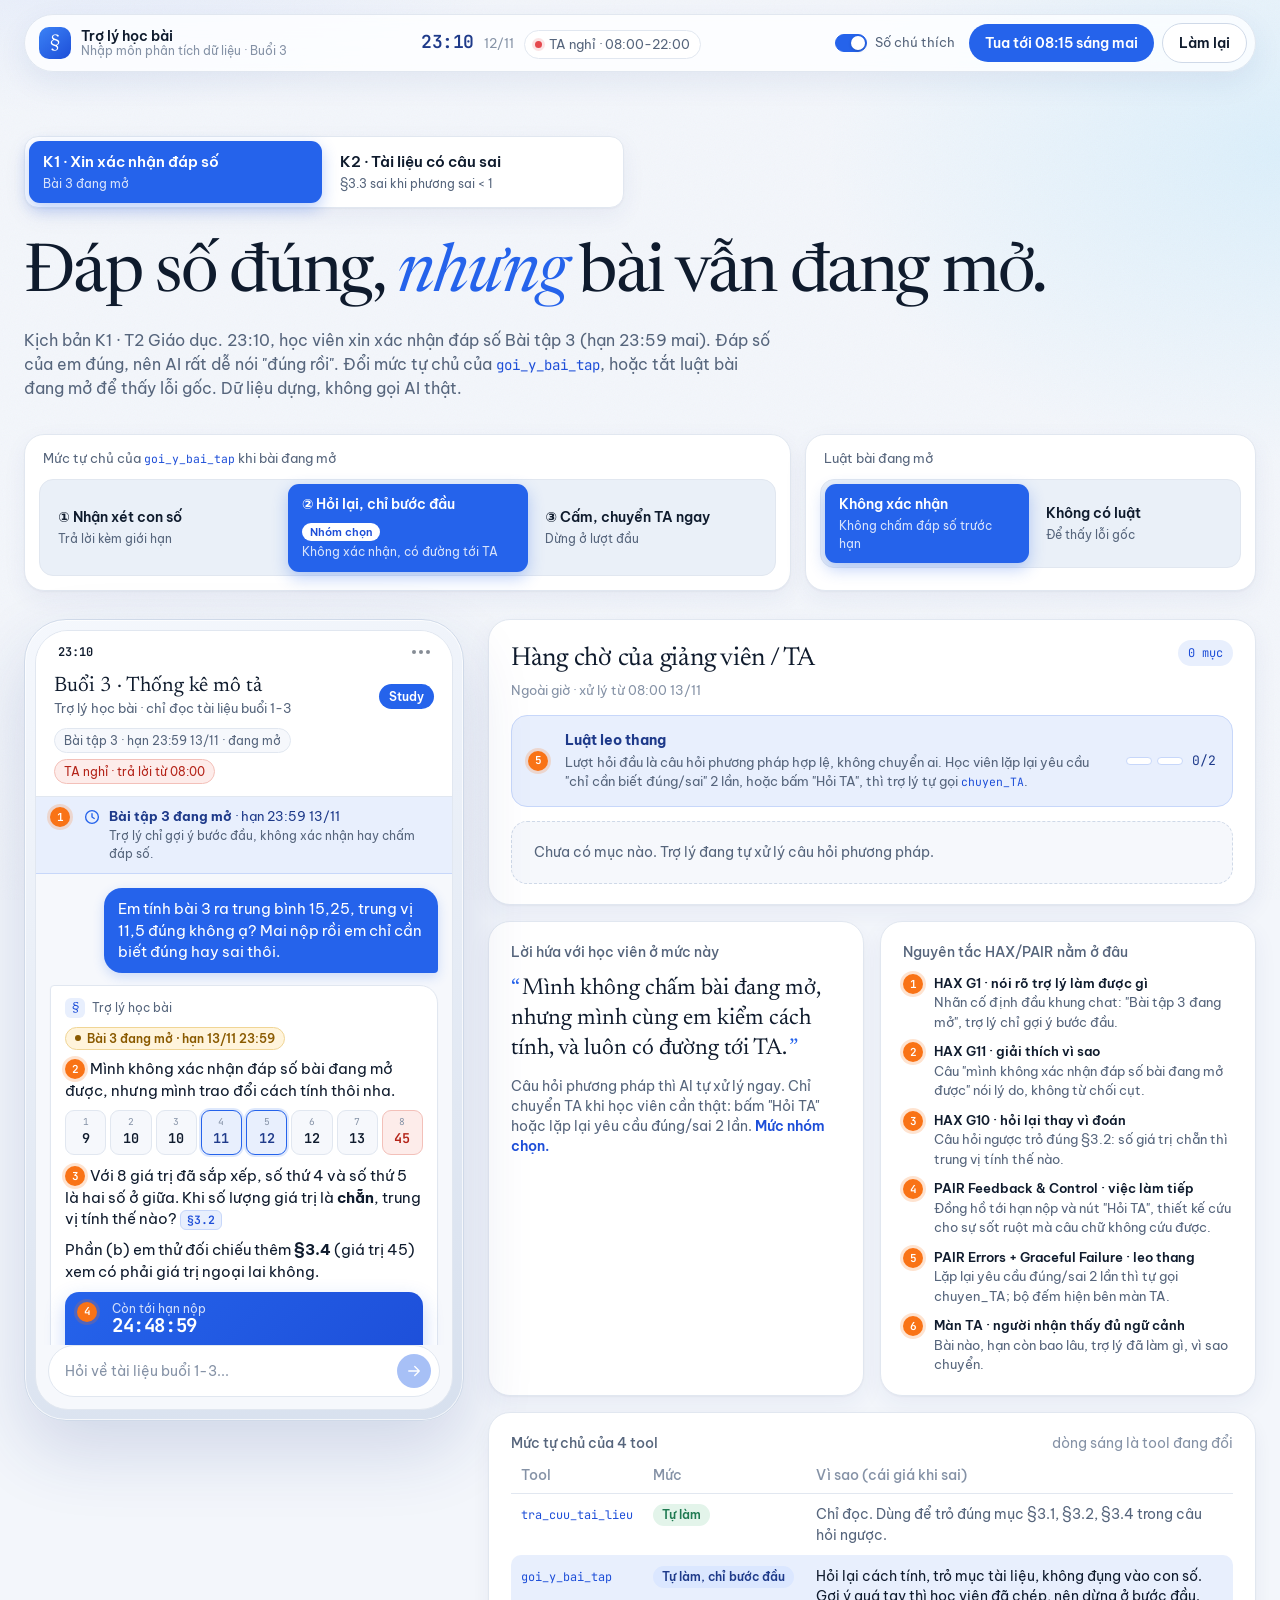
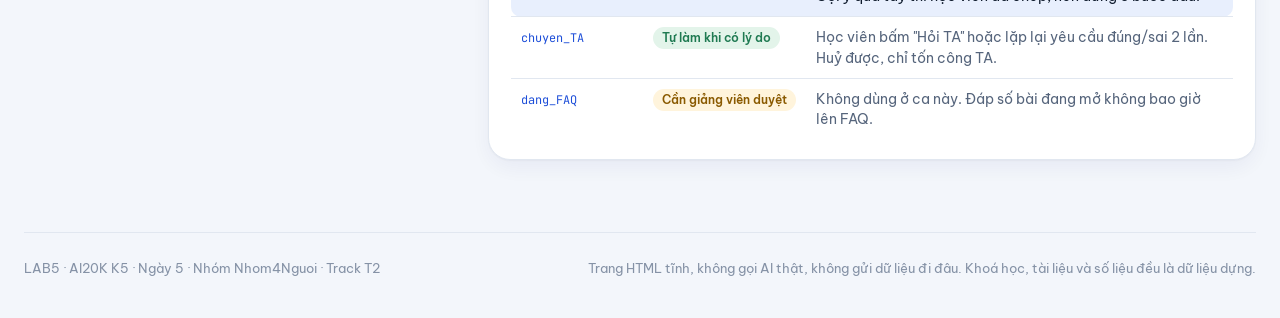
<file: prototype/index.html>
<!doctype html>
<html lang="vi">
<head>
<meta charset="utf-8">
<meta name="viewport" content="width=device-width,initial-scale=1">
<title>Trợ lý học bài · K1 K2</title>
<meta name="description" content="Prototype K1 + K2 - T2 Giáo dục: xin xác nhận đáp số bài đang mở, và tài liệu khoá học có câu sai, mỗi ca ở ba mức tự chủ.">
<link rel="preconnect" href="https://fonts.googleapis.com">
<link rel="preconnect" href="https://fonts.gstatic.com" crossorigin>
<link href="https://fonts.googleapis.com/css2?family=Be+Vietnam+Pro:wght@400;500;600;700&family=JetBrains+Mono:wght@400;600&family=Newsreader:ital,opsz,wght@0,6..72,400;0,6..72,500;1,6..72,400&display=swap" rel="stylesheet">
<link rel="stylesheet" href="k2-prototype-styles.css">
<link rel="stylesheet" href="k1-scenario-and-tabs-styles.css">
</head>
<body>
<div class="wrap">

  <nav class="nav reveal-load" aria-label="Thanh điều khiển demo">
    <div class="brand">
      <span class="brand-mark">§</span>
      <span class="brand-text">Trợ lý học bài<small>Nhập môn phân tích dữ liệu · Buổi 3</small></span>
    </div>
    <div class="nav-mid">
      <span class="clock" id="clock">23:10</span>
      <span class="date" id="date">12/11</span>
      <span class="ta-state off" id="ta-state"><i></i><span id="ta-state-text">TA nghỉ · 08:00-22:00</span></span>
    </div>
    <div class="nav-right">
      <label class="switch"><input type="checkbox" id="ann-toggle" checked><span class="track"></span>Số chú thích</label>
      <button class="nav-btn" data-act="morning" id="morning-btn">Tua tới 08:15 sáng mai</button>
      <button class="nav-btn ghost" data-act="reset">Làm lại</button>
    </div>
  </nav>

  <header class="hero reveal-load">
    <div class="seg seg-2 scenario-tabs" id="scenario-tabs" role="tablist" aria-label="Chọn kịch bản"></div>
    <h1 id="hero-title"></h1>
    <p class="lede" id="hero-lede"></p>
  </header>

  <!-- Both control groups are built from the active scenario in scenario-registry-k1-k2.js -->
  <section class="controls reveal-load" id="controls" aria-label="Điều khiển kịch bản"></section>

  <main class="stage">
    <section class="device-col reveal-load" aria-label="Màn hình học viên">
      <div class="device">
        <div class="screen">
          <div class="statusbar"><span id="sb-time">23:10</span><span class="sb-dots"><i></i><i></i><i></i></span></div>
          <div class="app-head">
            <div>
              <div class="app-title">Buổi 3 · Thống kê mô tả</div>
              <div class="app-sub">Trợ lý học bài · chỉ đọc tài liệu buổi 1-3</div>
            </div>
            <span class="app-badge">Study</span>
          </div>
          <div class="ctx">
            <span class="ctx-chip">Bài tập 3 · hạn 23:59 13/11 · đang mở</span>
            <span class="ctx-chip ctx-ta" id="ctx-ta">TA nghỉ · trả lời từ 08:00</span>
          </div>
          <div class="chat" id="chat" aria-live="polite"></div>
          <div class="composer">
            <span>Hỏi về tài liệu buổi 1-3...</span>
            <button disabled aria-label="Gửi"><svg viewBox="0 0 24 24"><path d="M5 12h13M13 6l6 6-6 6"/></svg></button>
          </div>
        </div>
      </div>
    </section>

    <section class="board">
      <article class="panel ta reveal-load" id="ta" aria-label="Hàng chờ giảng viên"></article>
      <article class="panel promise-panel reveal-load">
        <h2>Lời hứa với học viên ở mức này</h2>
        <div id="promise"></div>
      </article>
      <article class="panel ann-panel reveal-load">
        <h2>Nguyên tắc HAX/PAIR nằm ở đâu</h2>
        <ul class="ann" id="ann-list"></ul>
      </article>
      <article class="panel tools-panel reveal-load">
        <h2>Mức tự chủ của 4 tool <span>dòng sáng là tool đang đổi</span></h2>
        <div class="table-scroll">
          <table class="tools">
            <thead><tr><th>Tool</th><th>Mức</th><th>Vì sao (cái giá khi sai)</th></tr></thead>
            <tbody id="tools"></tbody>
          </table>
        </div>
      </article>
    </section>
  </main>

  <footer class="foot">
    <span>LAB5 · AI20K K5 · Ngày 5 · Nhóm Nhom4Nguoi · Track T2</span>
    <span>Trang HTML tĩnh, không gọi AI thật, không gửi dữ liệu đi đâu. Khoá học, tài liệu và số liệu đều là dữ liệu dựng.</span>
  </footer>
</div>

<div class="modal" id="modal" role="dialog" aria-modal="true" aria-label="Câu hỏi đã gửi">
  <div class="m-card" id="modal-body"></div>
</div>

<script src="https://cdnjs.cloudflare.com/ajax/libs/gsap/3.12.5/gsap.min.js"></script>
<script src="k1-scenario-content-data.js"></script>
<script src="k2-scenario-content-data.js"></script>
<script src="k2-student-chat-render.js"></script>
<script src="k2-ta-queue-panel-render.js"></script>
<script src="k1-student-chat-render.js"></script>
<script src="k1-ta-queue-panel-render.js"></script>
<script src="scenario-registry-k1-k2.js"></script>
<script src="prototype-app-controller.js"></script>
</body>
</html>
</file>
<file: prototype/k2-prototype-styles.css>
/* Base styles shared by K1 + K2. Light theme, blue primary; amber/red/green kept only as status semantics. */
:root {
  --bg: #f3f6fb; --surface: #ffffff; --surface-2: #f6f8fc; --surface-3: #eaf0f8;
  --line: #e1e7f0; --line-2: #cfd9e8;
  --text: #0f1b2d; --text-mut: #56657c; --text-dim: #8592a6;
  --blue: #2563eb; --blue-deep: #1d4ed8; --blue-ink: #1e3a8a; --blue-soft: #e8effd; --blue-line: #c7d7fa;
  --ok: #1f7a52; --ok-soft: #e3f4ea; --ok-line: #b3dcc4;
  --warn: #8a5a00; --warn-soft: #fff4dc; --warn-line: #f0d595; --mark: #ffe58a;
  --bad: #b42318; --bad-soft: #fdecea; --bad-line: #f3c0b9;
  --ui: "Be Vietnam Pro", system-ui, "Segoe UI", sans-serif;
  --display: "Newsreader", Georgia, "Times New Roman", serif;
  --mono: "JetBrains Mono", ui-monospace, Consolas, monospace;
  --ease: cubic-bezier(.2, .8, .2, 1);
  --shadow: 0 1px 2px rgba(15, 27, 45, .04), 0 8px 24px rgba(30, 58, 138, .06);
}
* { box-sizing: border-box; }
html { -webkit-text-size-adjust: 100%; }
body {
  margin: 0; min-height: 100vh; overflow-x: hidden;
  font-family: var(--ui); font-size: 15px; line-height: 1.5; color: var(--text);
  background:
    radial-gradient(900px 560px at 6% -12%, rgba(37, 99, 235, .14), transparent 62%),
    radial-gradient(760px 520px at 100% 8%, rgba(56, 189, 248, .12), transparent 60%),
    var(--bg);
  transition: background .8s var(--ease);
}
body.is-morning {
  background:
    radial-gradient(900px 560px at 6% -12%, rgba(250, 204, 21, .16), transparent 62%),
    radial-gradient(760px 520px at 100% 8%, rgba(56, 189, 248, .16), transparent 60%),
    #f7f9fd;
}
body::before { /* faint paper grain */
  content: ""; position: fixed; inset: 0; pointer-events: none; z-index: 0; opacity: .035;
  background-image: url("data:image/svg+xml,%3Csvg xmlns='http://www.w3.org/2000/svg' width='160' height='160'%3E%3Cfilter id='n'%3E%3CfeTurbulence type='fractalNoise' baseFrequency='.85' numOctaves='3' stitchTiles='stitch'/%3E%3C/filter%3E%3Crect width='100%25' height='100%25' filter='url(%23n)'/%3E%3C/svg%3E");
}
code { font-family: var(--mono); font-size: .88em; color: var(--blue-deep); }
button { font: inherit; }
.wrap { position: relative; z-index: 1; max-width: 1360px; margin: 0 auto; padding: 0 24px; }

/* Navigation pill */
.nav {
  position: sticky; top: 14px; z-index: 20; margin-top: 14px;
  display: flex; align-items: center; justify-content: space-between; gap: 16px;
  padding: 8px 8px 8px 14px; border-radius: 999px;
  background: rgba(255, 255, 255, .78); border: 1px solid var(--line);
  backdrop-filter: blur(16px) saturate(160%); -webkit-backdrop-filter: blur(16px) saturate(160%);
  box-shadow: 0 10px 30px rgba(30, 58, 138, .08);
}
.brand { display: flex; align-items: center; gap: 10px; min-width: 0; }
.brand-mark {
  width: 32px; height: 32px; flex: none; border-radius: 10px; display: grid; place-items: center;
  font-family: var(--display); font-size: 20px; color: #fff; background: linear-gradient(140deg, #3b82f6, var(--blue-deep));
}
.brand-text { font-weight: 600; font-size: 14px; line-height: 1.2; white-space: nowrap; }
.brand-text small { display: block; font-weight: 400; color: var(--text-dim); font-size: 12px; }
.nav-mid { display: flex; align-items: baseline; gap: 10px; }
.clock { font-family: var(--mono); font-size: 18px; font-weight: 600; letter-spacing: -.02em; font-variant-numeric: tabular-nums; color: var(--blue-ink); }
.date { color: var(--text-dim); font-size: 13px; }
.ta-state { display: inline-flex; align-items: center; gap: 7px; font-size: 12.5px; color: var(--text-mut); padding: 4px 10px; border-radius: 999px; border: 1px solid var(--line); background: var(--surface); }
.ta-state i { width: 7px; height: 7px; border-radius: 50%; background: #e5484d; box-shadow: 0 0 0 3px rgba(229, 72, 77, .15); }
.ta-state.on i { background: #22a06b; box-shadow: 0 0 0 3px rgba(34, 160, 107, .18); }
.nav-right { display: flex; align-items: center; gap: 8px; }
.nav-btn {
  border: 0; cursor: pointer; border-radius: 999px; padding: 9px 16px; font-size: 13.5px; font-weight: 600;
  background: var(--blue); color: #fff; transition: transform .3s var(--ease), background .3s;
}
.nav-btn:hover { transform: translateY(-1px); background: var(--blue-deep); }
.nav-btn.ghost { background: var(--surface); color: var(--text); border: 1px solid var(--line-2); }
.nav-btn.ghost:hover { background: var(--surface-2); }
.switch { display: inline-flex; align-items: center; gap: 8px; font-size: 13px; color: var(--text-mut); cursor: pointer; margin-right: 6px; user-select: none; }
.switch input { position: absolute; opacity: 0; pointer-events: none; }
.switch .track { width: 32px; height: 18px; border-radius: 999px; background: var(--surface-3); border: 1px solid var(--line-2); position: relative; transition: background .3s; }
.switch .track::after { content: ""; position: absolute; top: 1px; left: 1px; width: 14px; height: 14px; border-radius: 50%; background: #fff; box-shadow: 0 1px 3px rgba(15, 27, 45, .25); transition: transform .3s var(--ease); }
.switch input:checked + .track { background: var(--blue); border-color: var(--blue); }
.switch input:checked + .track::after { transform: translateX(14px); }
.switch input:focus-visible + .track { outline: 2px solid var(--blue); outline-offset: 2px; }

/* Hero strip */
.hero { padding: 64px 0 34px; }
.hero h1 {
  margin: 0; font-family: var(--display); font-weight: 400; color: var(--text);
  font-size: clamp(2.4rem, 5.2vw, 4.6rem); line-height: 1.02; letter-spacing: -.025em;
}
.hero h1 em { color: var(--blue); font-style: italic; }
.lede { max-width: 68ch; margin: 18px 0 0; color: var(--text-mut); font-size: 16px; }

/* Controls */
.controls { display: grid; grid-template-columns: minmax(0, 1.7fr) minmax(0, 1fr); gap: 14px; margin-bottom: 28px; }
.ctl { background: var(--surface); border: 1px solid var(--line); border-radius: 20px; padding: 14px; box-shadow: var(--shadow); }
.ctl-label { font-size: 13px; color: var(--text-mut); margin: 0 4px 10px; }
.seg { position: relative; display: grid; gap: 4px; padding: 4px; border-radius: 14px; background: var(--surface-3); border: 1px solid var(--line); }
.seg-3 { grid-template-columns: repeat(3, 1fr); }
.seg-2 { grid-template-columns: repeat(2, 1fr); }
.seg-ind {
  position: absolute; top: 0; left: 0; border-radius: 11px; background: var(--blue);
  box-shadow: 0 6px 16px rgba(37, 99, 235, .3); transition: transform .5s var(--ease), width .5s var(--ease), height .5s var(--ease), background .4s;
}
#seg-rule[data-broken="true"] .seg-ind { background: #d9473a; box-shadow: 0 6px 16px rgba(217, 71, 58, .3); }
.seg button {
  position: relative; z-index: 1; border: 0; background: transparent; cursor: pointer; text-align: left;
  padding: 10px 14px; border-radius: 11px; color: var(--text-mut); transition: color .35s;
}
.seg button b { display: flex; align-items: center; gap: 8px; flex-wrap: wrap; font-size: 14px; font-weight: 600; color: var(--text); transition: color .35s; }
.seg button small { display: block; font-size: 12px; margin-top: 2px; }
.seg button:hover:not(.on) b { color: var(--blue-deep); }
.seg button.on, .seg button.on b { color: #fff; }
.seg button.on small { color: rgba(255, 255, 255, .82); }
.seg button:focus-visible { outline: 2px solid var(--blue-ink); outline-offset: 2px; }
.pick { font-style: normal; font-size: 11px; font-weight: 600; padding: 1px 8px; border-radius: 999px; background: var(--blue-soft); color: var(--blue-deep); }
.seg button.on .pick { background: #fff; color: var(--blue-deep); }

/* Stage */
.stage { display: grid; grid-template-columns: minmax(360px, 440px) minmax(0, 1fr); gap: 24px; align-items: start; padding-bottom: 72px; }
.device-col { position: sticky; top: 84px; }
.device {
  padding: 10px; border-radius: 42px; background: linear-gradient(160deg, #f5f8fd, #d7e0ee);
  border: 1px solid var(--line-2);
  box-shadow: 0 30px 70px rgba(30, 58, 138, .16), 0 0 0 1px rgba(255, 255, 255, .7) inset;
}
.screen {
  display: flex; flex-direction: column; height: clamp(620px, calc(100vh - 120px), 860px);
  border-radius: 33px; overflow: hidden; background: var(--surface-2); color: var(--text);
  border: 1px solid var(--line);
}
.statusbar { display: flex; justify-content: space-between; align-items: center; padding: 12px 22px 6px; font-family: var(--mono); font-size: 12px; font-weight: 600; background: var(--surface); }
.sb-dots { display: flex; gap: 3px; }
.sb-dots i { width: 4px; height: 4px; border-radius: 50%; background: var(--text); opacity: .5; }
.app-head { display: flex; justify-content: space-between; align-items: center; gap: 10px; padding: 8px 18px 10px; background: var(--surface); }
.app-title { font-family: var(--display); font-size: 21px; line-height: 1.15; }
.app-sub { font-size: 12.5px; color: var(--text-mut); }
.app-badge { font-size: 11.5px; font-weight: 600; padding: 4px 10px; border-radius: 999px; background: var(--blue); color: #fff; }
.ctx { display: flex; gap: 6px; flex-wrap: wrap; padding: 0 18px 12px; border-bottom: 1px solid var(--line); background: var(--surface); }
.ctx-chip { font-size: 11.5px; padding: 3px 9px; border-radius: 999px; background: var(--surface-2); color: var(--text-mut); border: 1px solid var(--line); }
.ctx-ta { background: var(--bad-soft); border-color: var(--bad-line); color: var(--bad); }
body.is-morning .ctx-ta { background: var(--ok-soft); border-color: var(--ok-line); color: var(--ok); }

.chat { flex: 1; overflow-y: auto; padding: 16px 14px 18px; display: flex; flex-direction: column; gap: 12px; scrollbar-width: thin; }
.me {
  align-self: flex-end; max-width: 86%; padding: 10px 14px; font-size: 14.5px;
  background: var(--blue); color: #fff; border-radius: 18px 18px 4px 18px;
  box-shadow: 0 4px 12px rgba(37, 99, 235, .2);
}
.ai {
  align-self: flex-start; max-width: 100%; padding: 12px 14px 14px; font-size: 14.5px;
  background: var(--surface); border: 1px solid var(--line); border-radius: 4px 18px 18px 18px;
  box-shadow: 0 1px 2px rgba(15, 27, 45, .04);
}
.ai p { margin: 0 0 9px; }
.ai p.small { font-size: 13px; color: var(--text-mut); margin: 6px 0 0; }
.who { display: flex; align-items: center; gap: 7px; font-size: 12px; color: var(--text-mut); margin-bottom: 7px; }
.av { width: 20px; height: 20px; border-radius: 6px; display: grid; place-items: center; font-family: var(--display); font-size: 13px; background: var(--blue-soft); color: var(--blue-deep); }
.typing { display: flex; gap: 5px; padding: 14px 16px; }
.typing i { width: 7px; height: 7px; border-radius: 50%; background: var(--blue); animation: blink 1.1s infinite ease-in-out; }
.typing i:nth-child(2) { animation-delay: .15s; }
.typing i:nth-child(3) { animation-delay: .3s; }
@keyframes blink { 0%, 80%, 100% { opacity: .25; transform: translateY(0); } 40% { opacity: 1; transform: translateY(-3px); } }

.cite { margin: 4px 0 11px; padding: 11px 12px 12px; border-radius: 12px; background: var(--surface-2); border: 1px solid var(--line); border-left: 3px solid var(--warn); }
.cite figcaption { display: flex; align-items: center; gap: 6px; font-size: 12px; color: var(--text-mut); margin-bottom: 6px; }
.cite blockquote { margin: 0 0 9px; font-family: var(--display); font-size: 15.5px; line-height: 1.45; }
.cite mark { background: linear-gradient(transparent 8%, var(--mark) 8%, var(--mark) 92%, transparent 92%); color: inherit; padding: 0 2px; }
.flag {
  display: inline-flex; align-items: center; gap: 2px; font-size: 12px; font-weight: 600;
  padding: 3px 10px 3px 4px; border-radius: 999px; background: var(--warn-soft); color: var(--warn); border: 1px solid var(--warn-line);
}
.flag-ok { background: var(--ok-soft); color: var(--ok); border-color: var(--ok-line); }
.hide-n .flag { padding-left: 10px; }

.counter { position: relative; margin: 2px 0 11px; border: 1px solid var(--line); border-radius: 12px; overflow: hidden; }
.counter > .n { position: absolute; top: 7px; right: 7px; }
.counter table { width: 100%; border-collapse: collapse; font-size: 12.5px; }
.counter th { text-align: left; font-weight: 500; color: var(--text-mut); padding: 7px 9px; background: var(--surface-2); }
.counter td { padding: 7px 9px; border-top: 1px solid var(--line); font-variant-numeric: tabular-nums; }
.counter tr.r-up td { background: #f8fbff; font-weight: 600; }
.cmp { font-size: 11.5px; font-weight: 600; padding: 2px 7px; border-radius: 999px; white-space: nowrap; }
.cmp-up { background: var(--ok-soft); color: var(--ok); }
.cmp-eq { background: var(--surface-3); color: var(--text-mut); }
.cmp-down { background: var(--blue-soft); color: var(--blue-deep); }

.acts { display: flex; flex-wrap: wrap; align-items: center; gap: 6px; margin-top: 4px; }
.chip-btn {
  cursor: pointer; border-radius: 999px; padding: 7px 12px; font-size: 13px;
  background: var(--surface); color: var(--blue-deep); border: 1px solid var(--blue-line); transition: border-color .25s, background .25s, transform .25s var(--ease);
}
.chip-btn:hover:not(:disabled) { border-color: var(--blue); background: var(--blue-soft); transform: translateY(-1px); }
.chip-btn:disabled { opacity: .45; cursor: default; }
.chip-btn:focus-visible { outline: 2px solid var(--blue); outline-offset: 2px; }

.sys {
  display: flex; align-items: flex-start; gap: 9px; padding: 10px 12px; border-radius: 14px; font-size: 13.5px;
  border: 1px solid; position: relative;
}
.sys .ico { margin-top: 1px; }
.sys-meta { font-family: var(--mono); font-size: 11px; margin-top: 3px; opacity: .75; }
.sys-ok { background: var(--ok-soft); border-color: var(--ok-line); color: #17583c; }
.sys-pend { background: var(--warn-soft); border-color: var(--warn-line); color: #6b4600; }
.sys-bad { background: var(--bad-soft); border-color: var(--bad-line); color: #8a1c12; }
.sys-info { background: var(--blue-soft); border-color: var(--blue-line); color: var(--blue-ink); }
.ico { display: inline-grid; place-items: center; width: 18px; height: 18px; flex: none; }
.ico svg, .composer svg { width: 100%; height: 100%; fill: none; stroke: currentColor; stroke-width: 1.8; stroke-linecap: round; stroke-linejoin: round; }

.risk {
  display: grid; gap: 3px; padding: 10px 12px; border-radius: 12px; font-size: 12.5px; color: #7d1d14;
  border: 1.5px dashed var(--bad-line);
  background: repeating-linear-gradient(-45deg, #fff6f5, #fff6f5 8px, #fdeeec 8px, #fdeeec 16px);
}
.risk b { font-size: 12.5px; }

.chart { width: 100%; height: auto; margin: 4px 0 2px; background: var(--surface-2); border-radius: 10px; border: 1px solid var(--line); }
.c-band { fill: rgba(37, 99, 235, .12); }
.c-axis { stroke: #b8c3d4; stroke-width: 1; }
.c-dash { stroke: #b8c3d4; stroke-width: 1; stroke-dasharray: 3 3; }
.c-x { stroke: var(--text-dim); stroke-width: 1.5; }
.c-root { fill: none; stroke: var(--blue); stroke-width: 2.4; stroke-linecap: round; }
.c-gap { stroke: var(--blue); stroke-width: 1.2; stroke-dasharray: 2 2; }
.c-dot { fill: var(--blue); }
.c-dot2 { fill: var(--text-dim); }
.c-t { font-family: var(--ui); font-size: 10px; fill: var(--text-mut); }
.c-t-strong { fill: var(--blue-deep); font-weight: 600; }

.composer { display: flex; align-items: center; justify-content: space-between; gap: 10px; margin: 0 12px 12px; padding: 8px 8px 8px 16px; border-radius: 999px; background: var(--surface); border: 1px solid var(--line); color: var(--text-dim); font-size: 13.5px; }
.composer button { width: 34px; height: 34px; padding: 8px; border-radius: 50%; border: 0; background: var(--blue); color: #fff; opacity: .4; }

/* Annotation badges */
.n {
  display: inline-flex; align-items: center; justify-content: center; flex: none;
  width: 20px; height: 20px; margin-right: 5px; border-radius: 50%; vertical-align: 1px;
  font-family: var(--mono); font-size: 11px; font-weight: 600; background: #f97316; color: #fff;
  box-shadow: 0 0 0 3px rgba(249, 115, 22, .2);
}
.hide-n .n { display: none; }

/* Board (gapless bento: TA spans 2, promise + ann share a row, tools spans 2) */
.board { display: grid; grid-template-columns: repeat(2, minmax(0, 1fr)); grid-auto-flow: dense; gap: 16px; }
.panel { background: var(--surface); border: 1px solid var(--line); border-radius: 22px; padding: 20px 22px; min-width: 0; box-shadow: var(--shadow); }
.ta, .tools-panel { grid-column: span 2; }
.panel h2 { margin: 0 0 12px; font-size: 13.5px; font-weight: 500; color: var(--text-mut); display: flex; justify-content: space-between; gap: 8px; flex-wrap: wrap; }
.panel h2 span { color: var(--text-dim); font-weight: 400; }

.ta-head { display: flex; justify-content: space-between; align-items: flex-start; gap: 12px; margin-bottom: 14px; }
.ta-head h2 { margin: 0; font-family: var(--display); font-size: 26px; font-weight: 400; color: var(--text); letter-spacing: -.01em; }
.ta-head p { margin: 2px 0 0; font-size: 13px; color: var(--text-dim); }
.ta-count { font-family: var(--mono); font-size: 12px; padding: 4px 10px; border-radius: 999px; background: var(--blue-soft); color: var(--blue-deep); white-space: nowrap; }
.ta-empty { display: grid; gap: 4px; padding: 20px 22px; border-radius: 16px; border: 1.5px dashed var(--bad-line); background: #fffafa; color: #8a1c12; font-size: 14px; }
.ta-empty b { color: var(--bad); font-size: 15px; }
.ta-wait { border-color: var(--line-2); background: var(--surface-2); color: var(--text-mut); }

.ticket { padding: 16px 18px; border-radius: 16px; background: var(--surface-2); border: 1px solid var(--line); transition: border-color .4s; }
.ticket-top { display: flex; align-items: center; flex-wrap: wrap; gap: 8px 10px; margin-bottom: 12px; }
.tag-warn { font-size: 12px; font-weight: 600; padding: 3px 10px; border-radius: 999px; background: var(--warn-soft); color: var(--warn); border: 1px solid var(--warn-line); }
.ticket-meta { font-size: 12.5px; color: var(--text-dim); }
.same-asks { margin-left: auto; font-size: 12.5px; color: var(--text-mut); }
.same-asks b { color: var(--blue-deep); font-family: var(--mono); }
.ticket-fields { display: grid; grid-template-columns: 130px minmax(0, 1fr); gap: 7px 16px; margin: 0 0 14px; font-size: 13.5px; }
.ticket-fields dt { color: var(--text-dim); }
.ticket-fields dd { margin: 0; color: var(--text); }
.ticket-fields dd.q { color: var(--text-mut); font-style: italic; }
.ticket-step { border-top: 1px solid var(--line); padding-top: 12px; }
.step-label { display: block; font-size: 12.5px; color: var(--text-dim); margin-bottom: 8px; }

.faq { padding: 13px 14px; border-radius: 14px; border: 1px solid var(--line); background: var(--surface); }
.faq-draft { border-style: dashed; border-color: var(--warn-line); }
.faq-live { border-color: var(--bad-line); background: #fffafa; }
.faq-done { border-color: var(--ok-line); background: #f6fbf8; }
.faq-top { display: flex; align-items: center; justify-content: space-between; gap: 10px; flex-wrap: wrap; margin-bottom: 8px; }
.faq-who { font-size: 12.5px; color: var(--text-dim); }
.faq-who b { color: var(--text); font-family: var(--mono); }
.faq-text { margin: 0; font-family: var(--display); font-size: 15.5px; line-height: 1.5; color: var(--text); border-radius: 8px; transition: background .3s, box-shadow .3s; }
.faq-text.is-editing { background: var(--blue-soft); box-shadow: 0 0 0 1.5px var(--blue); padding: 8px 10px; outline: none; }
.faq-foot { margin: 8px 0 0; font-size: 13px; color: var(--text-mut); }
.st { font-size: 12px; font-weight: 600; padding: 3px 10px; border-radius: 999px; }
.st-warn { background: var(--warn-soft); color: var(--warn); }
.st-bad { background: var(--bad-soft); color: var(--bad); }
.st-ok { background: var(--ok-soft); color: var(--ok); }
.st-mut { background: var(--surface-3); color: var(--text-mut); }
.ta-acts { display: flex; flex-wrap: wrap; gap: 8px; margin-top: 12px; }
.btn {
  cursor: pointer; border: 0; border-radius: 12px; padding: 9px 14px; font-size: 13.5px; font-weight: 600;
  background: var(--blue); color: #fff; transition: transform .3s var(--ease), background .3s, opacity .3s;
}
.btn:hover:not(:disabled) { transform: translateY(-1px); background: var(--blue-deep); }
.btn.ghost { background: var(--surface); color: var(--text); border: 1px solid var(--line-2); }
.btn.ghost:hover:not(:disabled) { background: var(--surface-2); }
.btn.danger-t { color: var(--bad); }
.btn:disabled { opacity: .4; cursor: not-allowed; }
.btn:focus-visible, .nav-btn:focus-visible { outline: 2px solid var(--blue-ink); outline-offset: 2px; }
.hint { margin: 10px 0 0; font-size: 12.5px; color: var(--text-dim); }

.promise { margin: 0 0 12px; font-family: var(--display); font-size: clamp(1.25rem, 1.8vw, 1.55rem); line-height: 1.3; color: var(--text); }
.promise::before { content: "\201C"; color: var(--blue); margin-right: 2px; }
.promise::after { content: "\201D"; color: var(--blue); margin-left: 2px; }
.promise-note { margin: 0; font-size: 13.5px; color: var(--text-mut); }
.promise-note b { color: var(--blue-deep); font-weight: 600; }

.ann { list-style: none; margin: 0; padding: 0; display: grid; gap: 10px; }
.ann li { display: flex; gap: 6px; font-size: 13px; color: var(--text-mut); }
.ann li b { display: block; color: var(--text); font-weight: 600; font-size: 13px; }
.ann .ann-note { display: block; padding: 9px 11px; border-radius: 10px; background: var(--blue-soft); color: var(--blue-ink); }

.table-scroll { overflow-x: auto; }
.tools { width: 100%; border-collapse: collapse; font-size: 13.5px; min-width: 560px; }
.tools th { text-align: left; color: var(--text-dim); font-weight: 500; padding: 0 10px 8px; }
.tools td { padding: 10px; border-top: 1px solid var(--line); vertical-align: top; color: var(--text-mut); }
.tools td:first-child { white-space: nowrap; }
.tools tr.changed td { background: var(--blue-soft); color: var(--text); border-top-color: transparent; }
.tools tr.changed td:first-child { border-radius: 10px 0 0 10px; }
.tools tr.changed td:last-child { border-radius: 0 10px 10px 0; }
.pill { display: inline-block; font-size: 12px; font-weight: 600; padding: 2px 9px; border-radius: 999px; white-space: nowrap; }
.p-auto { background: var(--ok-soft); color: var(--ok); }
.p-ask { background: var(--warn-soft); color: var(--warn); }
.p-no { background: var(--bad-soft); color: var(--bad); }
.p-lim { background: #dbe7ff; color: var(--blue-ink); }

/* Modal */
.modal { position: fixed; inset: 0; z-index: 50; display: none; align-items: center; justify-content: center; padding: 16px; background: rgba(15, 27, 45, .35); backdrop-filter: blur(6px); -webkit-backdrop-filter: blur(6px); }
.modal.show { display: flex; }
.m-card { width: min(460px, 100%); max-height: calc(100vh - 32px); overflow-y: auto; padding: 22px 24px; border-radius: 22px; background: var(--surface); color: var(--text); box-shadow: 0 30px 80px rgba(30, 58, 138, .25); }
.m-card h3 { margin: 0; font-family: var(--display); font-size: 24px; font-weight: 400; }
.m-sub { margin: 2px 0 14px; font-family: var(--mono); font-size: 11.5px; color: var(--text-mut); }
.m-fields { display: grid; grid-template-columns: 110px minmax(0, 1fr); gap: 8px 14px; margin: 0 0 14px; font-size: 13.5px; }
.m-fields dt { color: var(--text-mut); }
.m-fields dd { margin: 0; }
.m-note { font-size: 13px; color: var(--blue-ink); padding: 9px 11px; border-radius: 10px; background: var(--blue-soft); margin: 0 0 14px; }
.btn-dark { cursor: pointer; border: 0; border-radius: 12px; padding: 10px 18px; font-weight: 600; background: var(--blue); color: #fff; }
.btn-dark:focus-visible { outline: 2px solid var(--blue-ink); outline-offset: 2px; }

.foot { display: flex; justify-content: space-between; gap: 8px 24px; flex-wrap: wrap; padding: 26px 0 40px; border-top: 1px solid var(--line); color: var(--text-dim); font-size: 12.5px; }

/* Responsive */
@media (max-width: 1100px) {
  .stage { grid-template-columns: minmax(0, 1fr); }
  .device-col { position: static; max-width: 460px; width: 100%; margin: 0 auto; }
  .controls { grid-template-columns: minmax(0, 1fr); }
}
@media (max-width: 860px) {
  .nav { border-radius: 22px; flex-wrap: wrap; }
  .nav-mid { order: 3; width: 100%; justify-content: flex-start; padding: 2px 4px 2px; }
  .board { grid-template-columns: minmax(0, 1fr); }
  .ta, .tools-panel { grid-column: auto; }
}
@media (max-width: 640px) {
  .wrap { padding: 0 16px; }
  .nav { position: relative; top: 0; }
  .hero { padding: 44px 0 24px; }
  .seg-3 { grid-template-columns: minmax(0, 1fr); }
  .brand-text small { display: none; }
  .nav-right { flex-wrap: wrap; }
  .switch { display: none; }
  .ticket-fields, .m-fields { grid-template-columns: minmax(0, 1fr); gap: 2px; }
  .ticket-fields dd, .m-fields dd { margin-bottom: 8px; }
  .same-asks { margin-left: 0; }
  .screen { height: 640px; }
  .panel { padding: 18px 16px; }
}
@media (prefers-reduced-motion: reduce) {
  *, *::before, *::after { transition-duration: .01ms !important; animation-duration: .01ms !important; }
}
</file>
<file: prototype/k1-scenario-and-tabs-styles.css>
/* Scenario tabs (K1 / K2) + K1-only pieces. Uses tokens and components from k2-prototype-styles.css. */

/* Scenario tabs sit above the hero title */
.scenario-tabs { display: inline-grid; width: min(600px, 100%); margin-bottom: 34px; background: var(--surface); box-shadow: var(--shadow); }
.scenario-tabs button b { font-size: 14.5px; }

/* Pinned rule banner at top of the chat (HAX G1) */
.pin {
  position: sticky; top: -16px; z-index: 2; margin: -16px -14px 2px; padding: 10px 14px;
  display: flex; align-items: flex-start; gap: 8px; font-size: 13px; color: var(--blue-ink);
  background: rgba(232, 239, 253, .96); border-bottom: 1px solid var(--blue-line);
  backdrop-filter: blur(6px); -webkit-backdrop-filter: blur(6px);
}
.pin .ico { margin-top: 1px; color: var(--blue); }
.pin-sub { font-size: 12px; color: var(--text-mut); }

.open-tag {
  display: inline-flex; align-items: center; gap: 6px; margin-bottom: 8px;
  font-size: 11.5px; font-weight: 600; padding: 2px 9px; border-radius: 999px;
  background: var(--warn-soft); color: var(--warn); border: 1px solid var(--warn-line);
}
.open-tag::before { content: ""; width: 6px; height: 6px; border-radius: 50%; background: var(--warn); }

.ref {
  display: inline-block; font-family: var(--mono); font-size: 11.5px; font-weight: 600;
  padding: 0 6px; border-radius: 6px; background: var(--blue-soft); color: var(--blue-deep); border: 1px solid var(--blue-line);
}

/* The 8 sorted values; 4th and 5th ringed, 45 flagged as the outlier candidate */
.values { display: grid; grid-template-columns: repeat(8, minmax(0, 1fr)); gap: 4px; margin: 2px 0 10px; }
.val {
  display: grid; place-items: center; padding: 5px 0 6px; border-radius: 9px;
  font-family: var(--mono); font-size: 13.5px; font-weight: 600; font-variant-numeric: tabular-nums;
  background: var(--surface-2); border: 1px solid var(--line);
}
.val small { font-size: 9.5px; font-weight: 400; color: var(--text-dim); line-height: 1.2; }
.val-mid { border-color: var(--blue); background: var(--blue-soft); color: var(--blue-ink); box-shadow: 0 0 0 2px rgba(37, 99, 235, .15); }
.val-out { background: var(--bad-soft); border-color: var(--bad-line); color: var(--bad); }

/* Deadline countdown + escape hatch to a human */
.deadline {
  display: flex; align-items: center; justify-content: space-between; gap: 10px; flex-wrap: wrap;
  margin: 4px 0 10px; padding: 10px 12px; border-radius: 14px;
  background: linear-gradient(135deg, var(--blue), var(--blue-deep)); color: #fff;
  box-shadow: 0 8px 20px rgba(37, 99, 235, .25);
}
.dl-time { display: grid; flex: 1; line-height: 1.15; }
.dl-time span { font-size: 11.5px; color: rgba(255, 255, 255, .8); }
.dl-time b { font-family: var(--mono); font-size: 19px; letter-spacing: -.02em; font-variant-numeric: tabular-nums; color: #fff; }
.deadline > .n { align-self: flex-start; }
.dl-btn {
  cursor: pointer; border: 0; border-radius: 999px; padding: 8px 13px; font-size: 12.5px; font-weight: 600;
  background: #fff; color: var(--blue-deep); transition: transform .25s var(--ease), opacity .25s;
}
.dl-btn:hover:not(:disabled) { transform: translateY(-1px); }
.dl-btn:disabled { opacity: .6; cursor: default; }
.dl-btn:focus-visible { outline: 2px solid #fff; outline-offset: 2px; }
body.is-morning .dl-btn:not(:disabled) { background: #d6f5e3; color: var(--ok); }

/* Self-check list after the first repeat */
.checklist { list-style: none; margin: 4px 0 8px; padding: 0; display: grid; gap: 6px; }
.checklist li { display: flex; align-items: flex-start; justify-content: space-between; gap: 8px; padding: 8px 10px; border-radius: 10px; background: var(--surface-2); border: 1px solid var(--line); font-size: 13.5px; }
.checklist label { display: flex; gap: 8px; align-items: flex-start; cursor: pointer; }
.checklist input { margin-top: 3px; accent-color: var(--blue); width: 15px; height: 15px; flex: none; }
.checklist input:checked + span { color: var(--text-mut); text-decoration: line-through; text-decoration-color: var(--blue); }

/* TA side: escalation rule with a 0/2 repeat meter */
.esc-rule {
  display: flex; align-items: center; gap: 12px; margin-bottom: 14px; padding: 14px 16px;
  border-radius: 16px; background: var(--blue-soft); border: 1px solid var(--blue-line);
}
.esc-text { display: grid; gap: 2px; flex: 1; font-size: 13px; color: var(--text-mut); }
.esc-text b { color: var(--blue-ink); font-size: 14px; }
.esc-meter { display: flex; align-items: center; gap: 5px; flex: none; }
.esc-meter i { width: 26px; height: 8px; border-radius: 999px; background: #fff; border: 1px solid var(--blue-line); transition: background .4s; }
.esc-meter i.on { background: var(--blue); border-color: var(--blue); }
.esc-meter span { margin-left: 4px; font-family: var(--mono); font-size: 13px; color: var(--blue-ink); }

@media (max-width: 640px) {
  .scenario-tabs { margin-bottom: 24px; }
  .esc-rule { flex-wrap: wrap; }
  .val { font-size: 12px; }
}
</file>
